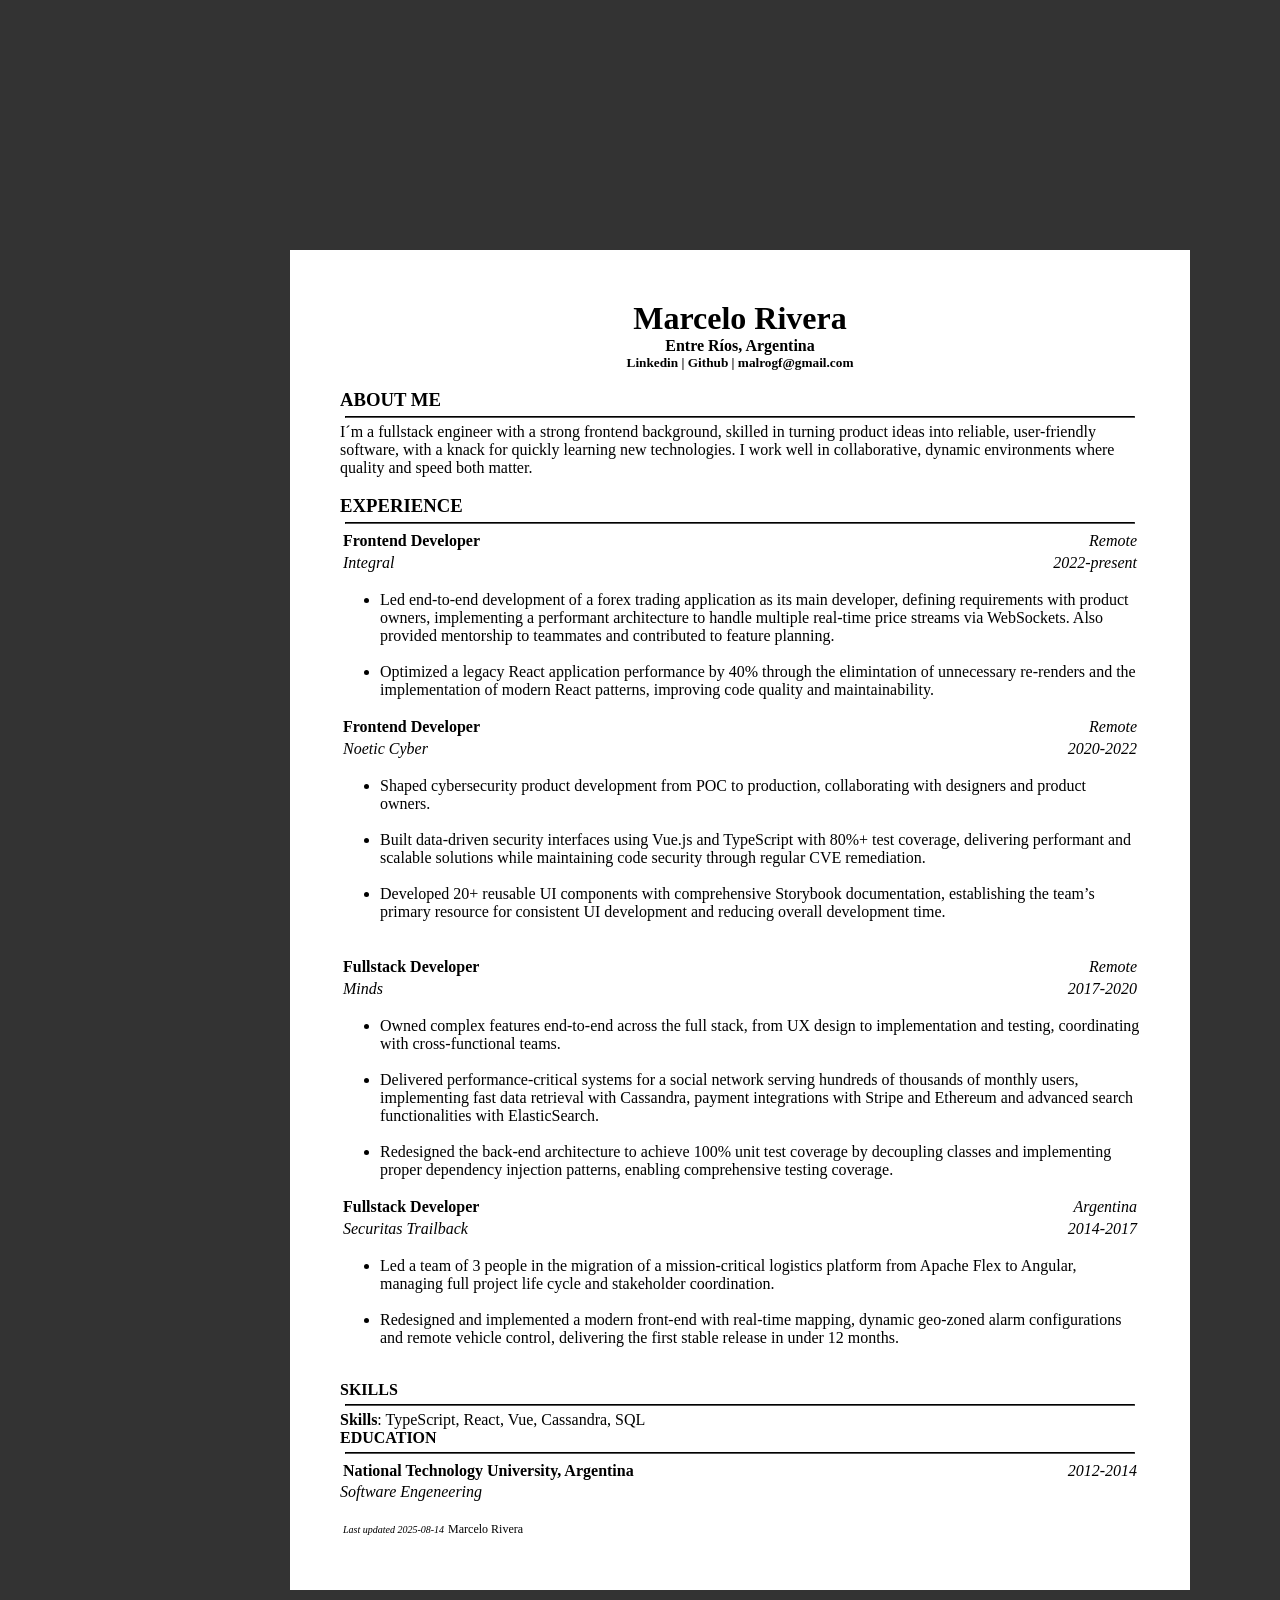
<file: proyecto_CV/index.html>
<!DOCTYPE html>
<html lang="en">
<head>
    <meta charset="UTF-8">
    <meta name="viewport" content="width=device-width, initial-scale=1.0">
    <title>Document</title>

    <style>
        body {
            background-color: #333333;
            font-family: 'Times New Roman', Times, serif;
            margin: 250px;
        }

        .hoja-cv {
            background-color: white;
            width: 800px;
            min-height: 1200px;
            margin: 40px;
            padding: 50px;
        }

        h1, h2, h3, h4, h5, h6, p {
            margin: 0;
            padding: 0;
        }

        hr {
            margin: 5px;
            border-color: black;
        }
    </style>
</head>

<body>
    <div class="hoja-cv">
    
    <h1 style="text-align: center;"><strong>Marcelo Rivera</strong></h1>
    <h4 style="text-align: center;"><b>Entre Ríos, Argentina</b></h4> <!-- FIXEAR POR COLOR NOMAS -->
    <h5 style="text-align: center;">Linkedin | Github | malrogf@gmail.com</h5>
    <br>
    <h3><strong>ABOUT ME</strong></h3>
    <hr>
    <p>I´m a fullstack engineer with a strong frontend background, skilled in turning product ideas into reliable, 
    user-friendly software, with a knack for quickly learning new technologies. I work well in collaborative, 
    dynamic environments where quality and speed both matter.
    </p>
    <br>
    <h3><strong>EXPERIENCE</strong></h3>
    <hr>
    <table width="100%">
        <tr>
            <td><strong>Frontend Developer</strong></td>
            <td style="text-align: right;"><i>Remote</i></td>
        </tr>
        <tr>
            <td><i>Integral</i></td>
            <td style="text-align: right;"><i>2022-present</i></td>
        </tr>
    </table>

    <ul>
        <li>Led end-to-end development of a forex trading application as its main developer, defining requirements 
        with product owners, implementing a performant architecture to handle multiple real-time price streams 
        via WebSockets. Also provided mentorship to teammates and contributed to feature planning.</li>
        <br>
        <li>Optimized a legacy React application performance by 40% through the elimintation of unnecessary re-renders
        and the implementation of modern React patterns, improving code quality and maintainability.</li>
    </ul>

    <table width=100%;>
        <tr>
            <td><strong>Frontend Developer</strong></td>
            <td style="text-align: right;"><i>Remote</i></td>
        </tr>
        <tr>
            <td><i>Noetic Cyber</i></td>
            <td style="text-align: right;"><i>2020-2022</i></td>
        </tr>
    </table>

    <ul>
        <li>Shaped cybersecurity product development from POC to production, collaborating with designers and 
        product owners.</li>
        <br>
        <li>Built data-driven security interfaces using Vue.js and TypeScript with 80%+ test coverage, delivering 
        performant and scalable solutions while maintaining code security through regular CVE remediation.</li>
        <br>
        <li>Developed 20+ reusable UI components with comprehensive Storybook documentation, establishing the 
        team’s primary resource for consistent UI development and reducing overall development time.</li>
    </ul>
    <br>
    <table width="100%">
        <tr>
            <td><h4><strong>Fullstack Developer</strong></h4></td>
            <td style="text-align:right;"><i>Remote</i></td>
        </tr>

        <tr>
            <td><i>Minds</i></td>
            <td style="text-align: right;"><i>2017-2020</i></td>
        </tr>
    </table>

    <ul>
        <li>Owned complex features end-to-end across the full stack, from UX design to implementation and 
        testing, coordinating with cross-functional teams.</li>
        <br>
        <li>Delivered performance-critical systems for a social network serving hundreds of thousands of monthly 
        users, implementing fast data retrieval with Cassandra, payment integrations with Stripe and Ethereum 
        and advanced search functionalities with ElasticSearch.</li>
        <br>
        <li>Redesigned the back-end architecture to achieve  100% unit test coverage by decoupling classes and 
        implementing proper dependency injection patterns, enabling comprehensive testing coverage.</li>
    </ul>
    
    <table width="100%">
        <tr>
            <td><strong>Fullstack Developer</strong></td>
            <td style="text-align: right;"><i>Argentina</i></td>
        </tr>

        <tr>
            <td><i>Securitas Trailback</i></td>
            <td style="text-align: right;"><i>2014-2017</i></td>
        </tr>
    </table>

    <ul>
        <li>Led a team of 3 people in the migration of a mission-critical logistics platform from Apache Flex to 
        Angular, managing full project life cycle and stakeholder coordination.</li>
        <br>
        <li>Redesigned and implemented a modern front-end with real-time mapping, dynamic geo-zoned alarm 
        configurations and remote vehicle control, delivering the first stable release in under 12 months.</li>
    </ul>

    <br>

    <h4><strong>SKILLS</strong></h4>
    <hr>
    <span><strong>Skills</strong>: TypeScript, React, Vue, Cassandra, SQL</span>
    <br>
    <h4><strong>EDUCATION</strong></h4>
    <hr>
    
    <table width="100%">
        <tr>
            <td><strong>National Technology University, Argentina</strong></td>
            <td style="text-align: right;"><i>2012-2014</i></td>
        </tr>
    </table>
    <i>Software Engeneering</i>
    <br>
    <br>
    <table>
        <tr>
            <td style="font-size:10px;"><i>Last updated 2025-08-14</i></td>
            <td style="font-size:12px; text-align: center;">Marcelo Rivera</td>
        </tr>
    </table>
    </div>
</body>
</html>
</file>
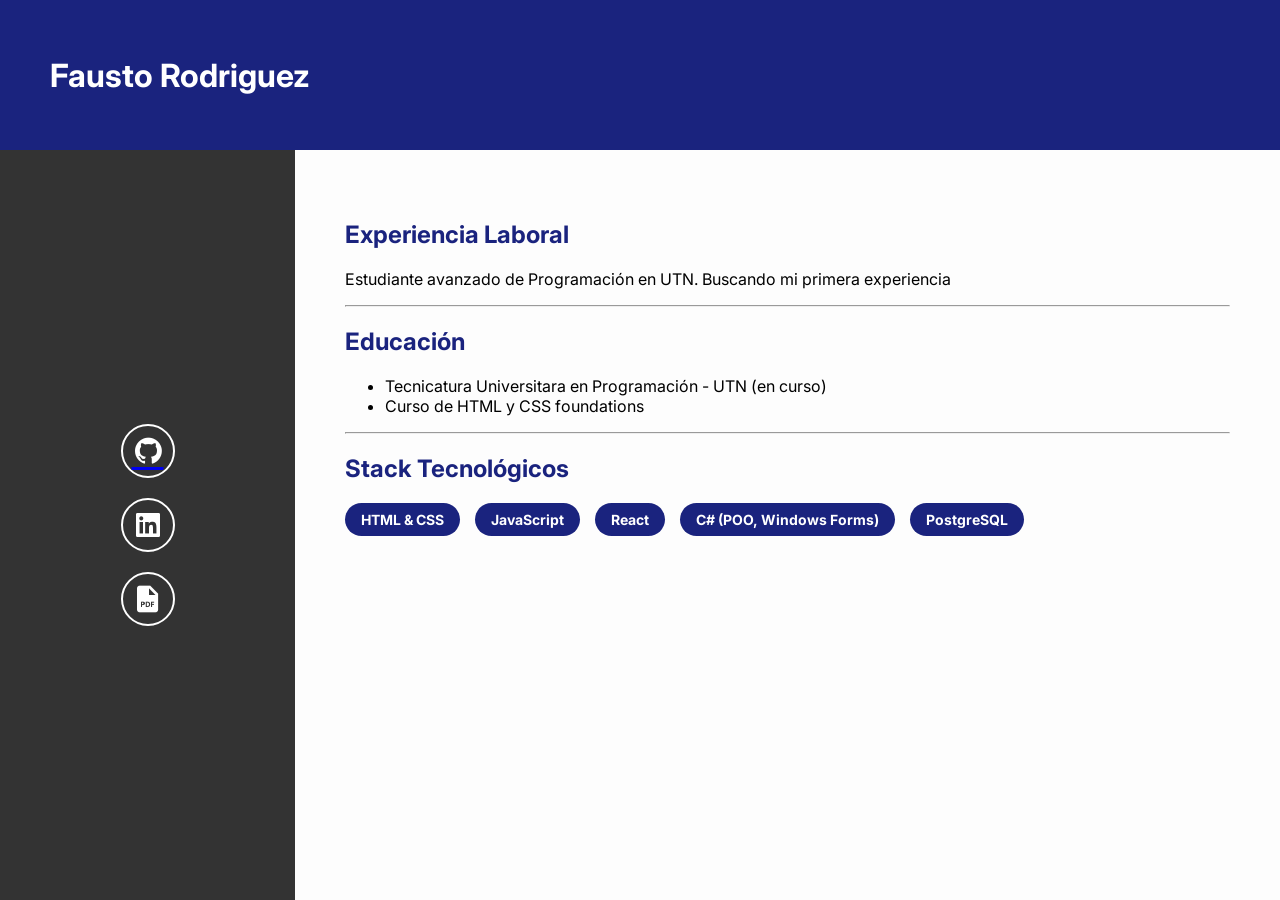
<file: proyecto_CV_Diseño/index.html>
<!DOCTYPE html>
<html lang="en">
<head>

    <meta charset="UTF-8">
    <meta name="viewport" content="width=device-width, initial-scale=1.0">
    <title>Document</title>
    <link href="https://fonts.googleapis.com/css2?family=Inter:wght@400;700&display=swap" rel="stylesheet">
    <link href='https://unpkg.com/boxicons@2.1.4/css/boxicons.min.css' rel='stylesheet'>
    
    <style>

        * {
            font-family: 'Inter', sans-serif;
        }

        body {
            margin: 0;
            padding: 0;
        }

        .full-screen{
            display: flex;
            flex-direction: column;
            min-height: 100vh;
        }

        .header {
            height: 150px;
            background-color: #1a237e;
            display: flex;
            align-items: center;
            padding-left: 50px;
            color: white;
        }

        .contenedor-cv {
            display: flex;
            flex: 1;
        }
        
        .lateral {
            flex: 1;
            background-color: #333;
            display: flex;
            flex-direction: column;
            justify-content: center;
            align-items: center;
            gap: 20px;
        }

        .principal {
            flex: 3;
            background-color: #fdfdfd;
            padding: 50px;
        }

        .principal h2 {
            color: #1a237e;
            margin-bottom: 20px;
        }

        .circulos {
            width: 50px;
            height: 50px;
            border-radius: 50%;
            border: 2px solid white;
            color: white;
            display: flex;
            justify-content: center;
            align-items: center;
            transition: 0.3s;
            font-size: 32px;
         }

        .circulos:hover {
            background-color: white;
            color: #1a237e;
        }

         .contenedor-skills {
            display: flex;
            gap: 15px;
            flex-wrap: wrap;
         }

        .skill {
            background-color: #1a237e;
            color: white;
            padding: 8px 16px;
            border-radius: 20px;
            font-size: 14px;
            font-weight: bold;
         }

         @media (max-width: 768px) {
            .contenedor-cv {
                flex-direction: column;
            }

            .header {
                justify-content: center;
                padding-left: 0;
                text-align: center;
            }

            .lateral {
                flex-direction: row;
                padding: 20px 0;
            }
         }

    </style>

</head>
    

<body>
    <div class="full-screen">

        <div class="header">
            <h1>Fausto Rodriguez</h1>
        </div>

    <div class="contenedor-cv">
        <div class="lateral">
            <a href="https://github.com/iFaustoo" target="_blank">
                <div class="circulos"><i class='bx bxl-github'></i></div>
            </a>
            <div class="circulos"><i class='bx bxl-linkedin-square'></i></div>
            <div class="circulos"><i class='bx bxs-file-pdf'></i></div>
        </div>
        <div class="principal">
            <h2>Experiencia Laboral</h2>
            <p>Estudiante avanzado de Programación en UTN. Buscando mi primera experiencia</p>
            <hr>
            <h2>Educación</h2>
            <ul>
                <li>Tecnicatura Universitara en Programación - UTN (en curso)</li>
                <li>Curso de HTML y CSS foundations</li>
            </ul>
            <hr>
            <h2>Stack Tecnológicos</h2>
            <div class="contenedor-skills">
                <span class="skill">HTML & CSS</span>
                <span class="skill">JavaScript</span>
                <span class="skill">React</span>
                <span class="skill">C# (POO, Windows Forms)</span>
                <span class="skill">PostgreSQL</span>
            </div>
        </div>
    </div>

    </div>

</body>
</html>
</file>
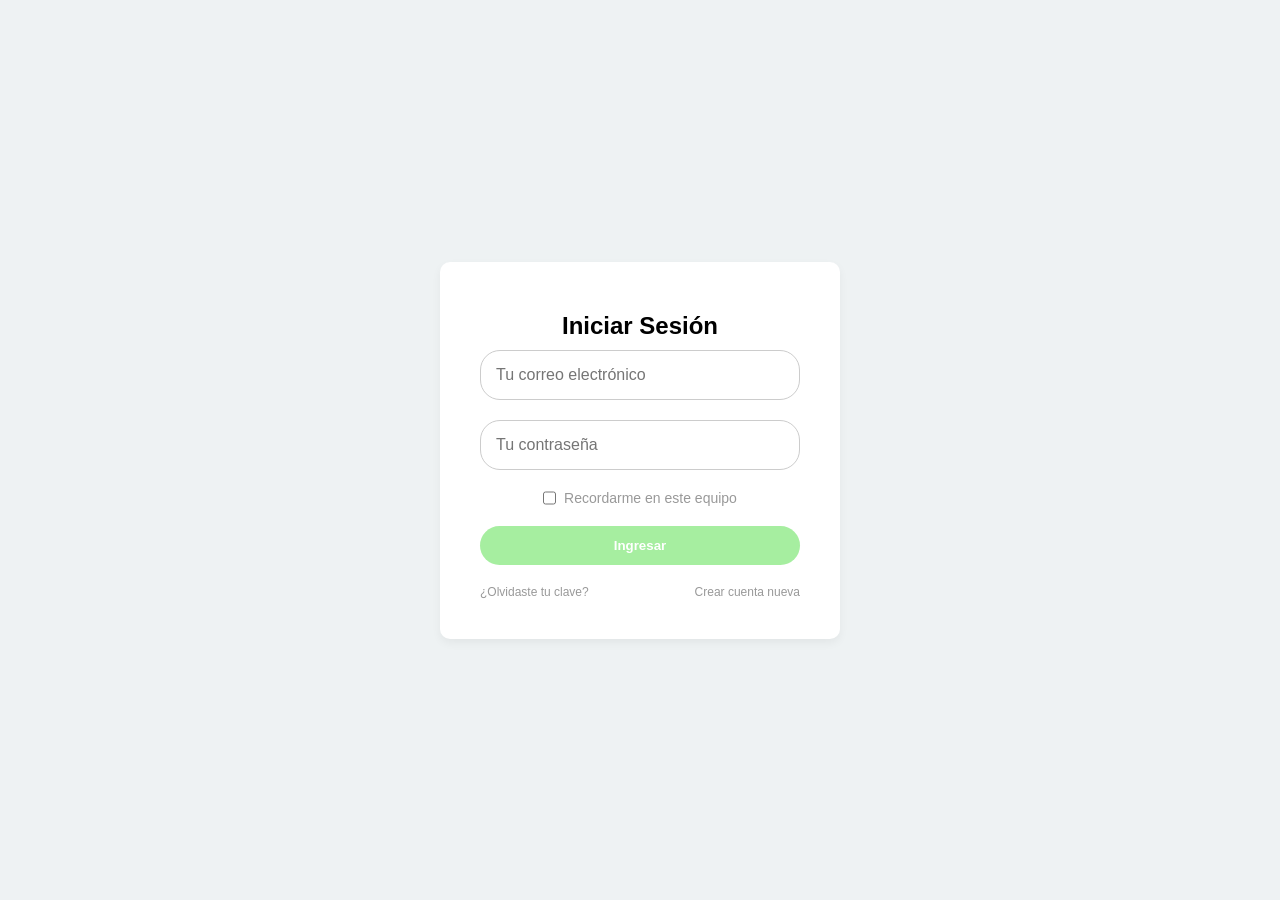
<file: proyecto_web01/index.html>
<!DOCTYPE html>
<html lang="en">
<head>
    <meta charset="UTF-8">
    <meta name="viewport" content="width=device-width, initial-scale=1.0">
    <title>Document</title>
    <link rel="stylesheet" href="decoration.css">


</head>

<body>

    <main class="contenedor-login">

        <div class="tarjeta-login">
            <h2>Iniciar Sesión</h2>

        <form>
            <input type="email" placeholder="Tu correo electrónico">
            <input type="password" placeholder="Tu contraseña">
            <div class="caja-recordarme">
                <input type="checkbox" id="recordar">
                <label for="recordar">Recordarme en este equipo</label>
            </div>
            <button type="submit">Ingresar</button>
        </form>

        <div class="enlaces-extra">
            <a href="#">¿Olvidaste tu clave?</a>
            <a href="#">Crear cuenta nueva</a>
        </div>
        </div>

    </main>
    
</body>
</html>
</file>
<file: proyecto_web01/decoration.css>
* {
    box-sizing: border-box;
    margin: 0;
    padding: 0;
    font-family: sans-serif;
}

body {
    background-color: #eef2f3;
    min-height: 100vh;
}

.contenedor-login {
    height: 100vh;
    display: flex;
    justify-content: center;
    align-items: center;
}

.tarjeta-login {
    background-color: white;
    padding: 40px;
    border-radius: 10px;
    box-shadow: 0 4px 10px rgba(0, 0, 0, 0.05);
    max-width: 400px;
    width: 100%;
}

.tarjeta-login h2 {
    text-align: center;
    margin: 10px;
}

form {
    display: flex;
    flex-direction: column;
    gap: 20px;
}

form input {
    padding: 15px;
    border: 1px solid #ccc;
    border-radius: 20px;
    font-size: 16px;   
}

form input:focus {
    outline: none;
    border-color: #4CAF50;
}

button {
    border: none;
    border-radius: 20px;
    font-weight: bold;
    background-color: #a6eea0;
    color: white;
    padding: 12px;
    cursor: pointer;
    transition: all 0.3s ease;
}

button:hover {
    background-color: #8cdb86;
    transform: scale(1.05);
}

.enlaces-extra {
    margin-top: 20px;
    display: flex;
    justify-content: space-between;
}

.enlaces-extra a {
    text-decoration: none;
    color: #999;
    font-size: 12px;
}

.caja-recordarme {
    display: flex;
    justify-content: center;
    gap: 8px;
}

.caja-recordarme label {
    color: #999;
    font-size: 14px;
    cursor: pointer;
}
</file>
